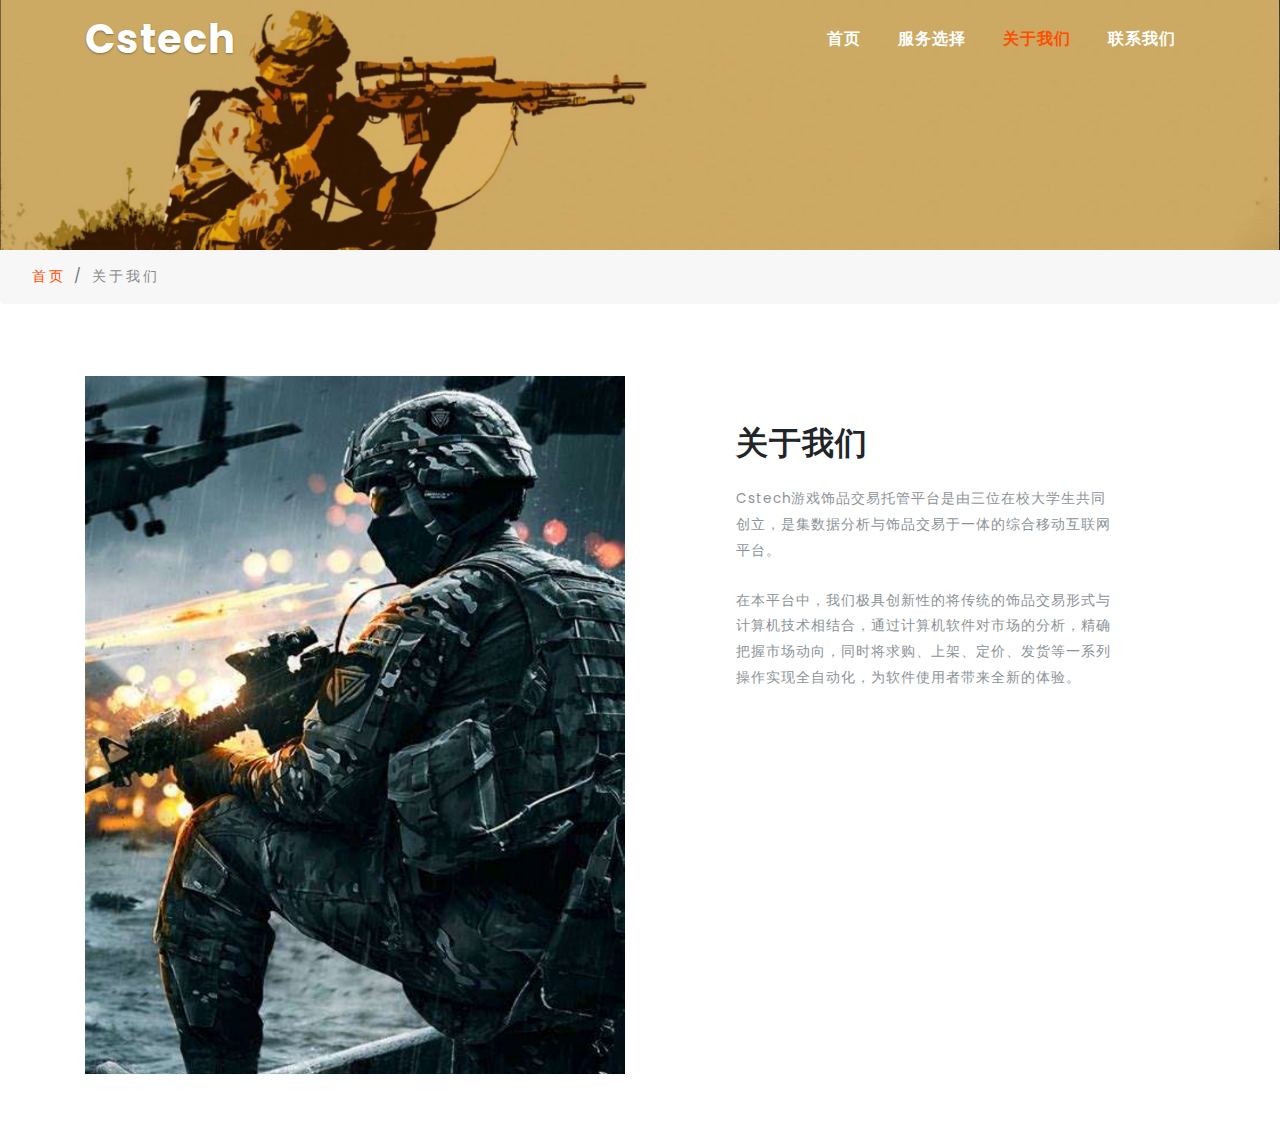
<file: about.html>
<!DOCTYPE html>
<html lang="zxx">

<head>
    <title>Cstech-关于我们</title>
    <meta name="viewport" content="width=device-width, initial-scale=1">
    <meta charset="utf-8">
    <meta name="keywords" content="" />
    <script>
        addEventListener("load", function() {
            setTimeout(hideURLbar, 0);
        }, false);

        function hideURLbar() {
            window.scrollTo(0, 1);
        }
    </script>
    <link href="css/bootstrap.css" rel='stylesheet' type='text/css' />
    <link href="css/style.css" rel='stylesheet' type='text/css' />
    <link rel="stylesheet" href="css/owl.theme.css" type="text/css" media="all">
    <link rel="stylesheet" href="css/owl.carousel.css" type="text/css" media="screen" property="" />
    <link href="css/fontawesome-all.css" rel="stylesheet">
    <link href="http://fonts.googleapis.com/css?family=Josefin+Sans:100,100i,300,300i,400,400i,600,600i,700,700i" rel="stylesheet">
    <link href="http://fonts.googleapis.com/css?family=Poppins:100,100i,200,200i,300,300i,400,400i,500,500i,600,600i,700,700i,800" rel="stylesheet">
    <meta name="viewport" content="width=device-width, initial-scale=1">
    <meta charset="UTF-8" />
    <meta name="keywords" content="" />
    <script>
        addEventListener("load", function () {
            setTimeout(hideURLbar, 0);
        }, false);

        function hideURLbar() {
            window.scrollTo(0, 1);
        }
    </script>
    <!--// Meta tag Keywords -->

    <!-- Custom-Files -->
    <link rel="stylesheet" href="css/bootstrap.css">
    <!-- Bootstrap-Core-CSS -->
    <link rel="stylesheet" href="css/style.css" type="text/css" media="all" />
    <!-- Style-CSS -->
    <link href="css/font-awesome.min.css" rel="stylesheet">
    <!-- Font-Awesome-Icons-CSS -->
    <!-- //Custom-Files -->

    <!-- Web-Fonts -->
    <link href="http://fonts.googleapis.com/css?family=Source+Sans+Pro:200,200i,300,300i,400,400i,600,600i,700,700i,900,900i&amp;subset=cyrillic,cyrillic-ext,greek,greek-ext,latin-ext,vietnamese"
     rel="stylesheet">
</head>

<body>
    <div class="mian-content inner-page">
        <div class="header-top-w3layouts">
            <div class="container">

                <header>
                    
                    <div class="clearfix"></div>
                    <nav class="navbar navbar-expand-lg navbar-light">
                        <div class="logo text-left">
                            <h1>
                                <a class="navbar-brand" href="index.html">
                            Cstech</a>
                            </h1>
                        </div>
                        <button class="navbar-toggler" type="button" data-toggle="collapse" data-target="#navbarSupportedContent" aria-controls="navbarSupportedContent" aria-expanded="false" aria-label="Toggle navigation">
                            <span class="navbar-toggler-icon">
                              
                            </span>

                        </button>

                        <div class="collapse navbar-collapse" id="navbarSupportedContent">
                            <ul class="navbar-nav ml-lg-auto text-right">
                                <li class="nav-item">
                                    <a class="nav-link" href="index.html">首页
                                        <span class="sr-only">(current)</span>
                                    </a>
                                </li>
                                <li class="nav-item">
                                    <a class="nav-link" href="services.html">服务选择</a>
                                </li>
                                
                               
                                <li class="nav-item active">
                                    <a class="nav-link" href="about.html">关于我们</a>
                                </li>
                                <li class="nav-item">
                                    <a class="nav-link" href="contact.html">联系我们</a>
                                </li>

                            </ul>

                          
                        </div>


                    </nav>
                </header>
            </div>
        </div>

    </div>
    <!--//banner-->
    <!-- /breadcrumb -->
    <ol class="breadcrumb">
        <li class="breadcrumb-item">
            <a href="index.html">首页</a>
        </li>
        <li class="breadcrumb-item active">关于我们</li>
    </ol>
    <section class="about py-5 position-relative" id="about">
        <div class="container pt-lg-4 pb-4">
            
            <div class="row">
                <div class="col-lg-6  text-center">
                    <img class="img-fluid" src="images/5.jpg" alt="">
                </div>
                <div class="col-lg-6 about-right">
                    <h2><font colod="#000000">关于我们<font></h2>
                    <p class="my-4">Cstech游戏饰品交易托管平台是由三位在校大学生共同创立，是集数据分析与饰品交易于一体的综合移动互联网平台。</p>
                    <p>在本平台中，我们极具创新性的将传统的饰品交易形式与计算机技术相结合，通过计算机软件对市场的分析，精确把握市场动向，同时将求购、上架、定价、发货等一系列操作实现全自动化，为软件使用者带来全新的体验。
</p>
                    
                </div>
            </div>
        </div>
    </section-->
    <!-- //breadcrumb -->
    <!--/pricing -->
    <!--section class="pricing py-md-5 py-3">
        <div class="container">
            <div class="inner-sec-w3layouts py-md-5 py-3">
                <!--/row-one-->
                <!--div class="row">
                    <div class="col-lg-6 price-left mt-lg-5 mt-2">
                        <h3 class="tittle text-left mb-md-5 mb-4">We Charge less than Other</h3>
                        <p>Lorem ipsum dolor sit amet Neque porro quisquam est qui dolorem Lorem int ipsum dolor sit amet when an unknown printer took a galley of type.Vivamus id tempor felis.ivamus id tempor felis. </p>

                    </div>
                    <div class="col-lg-6 price-right">

                        <div class="tabs">
                            <ul class="nav nav-pills my-4" id="pills-tab" role="tablist">
                                <li class="nav-item">
                                    <a class="nav-link active" id="pills-home-tab" data-toggle="pill" href="#pills-home" role="tab" aria-controls="pills-home" aria-selected="true">Weekly</a>
                                </li>
                                <li class="nav-item">
                                    <a class="nav-link" id="pills-profile-tab" data-toggle="pill" href="#pills-profile" role="tab" aria-controls="pills-profile" aria-selected="false">Monthly</a>
                                </li>

                            </ul>
                            <div class="tab-content" id="pills-tabContent">
                                <div class="tab-pane fade show active" id="pills-home" role="tabpanel" aria-labelledby="pills-home-tab">
                                    <div class="menu-grids mt-4">
                                        <div class="row t-in">
                                            <div class="col-md-6 price-main-info text-center">
                                                <div class="price-inner card box-shadow">

                                                    <div class="card-body">
                                                        <h4 class="text-uppercase mb-3">Business</h4>
                                                        <h5 class="card-title pricing-card-title">
                                                            <span class="align-top">$</span>30

                                                        </h5>
                                                        <ul class="list-unstyled mt-3 mb-4">
                                                            <li>Lorem Ipsum is simply</li>
                                                            <li>Lorem Ipsum is simply</li>
                                                            <li>Lorem Ipsum is simply</li>
                                                            <li>Lorem Ipsum is simply</li>
                                                        </ul>
                                                        <div class="log-in mt-md-3 mt-2">
                                                            <a class="btn text-uppercase" href="single.html">
                                                        Read More</a>
                                                        </div>
                                                    </div>
                                                </div>
                                            </div>
                                            <div class="col-md-6 price-main-info text-center">
                                                <div class="price-inner card box-shadow">

                                                    <div class="card-body">
                                                        <h4 class="text-uppercase mb-3">Business</h4>
                                                        <h5 class="card-title pricing-card-title">
                                                            <span class="align-top">$</span>90

                                                        </h5>
                                                        <ul class="list-unstyled mt-3 mb-4">
                                                            <li>Lorem Ipsum is simply</li>
                                                            <li>Lorem Ipsum is simply</li>
                                                            <li>Lorem Ipsum is simply</li>
                                                            <li>Lorem Ipsum is simply</li>
                                                        </ul>
                                                        <div class="log-in mt-md-3 mt-2">
                                                            <a class="btn text-uppercase" href="single.html">
                                                        Read More</a>
                                                        </div>
                                                    </div>
                                                </div>
                                            </div>
                                        </div>
                                    </div>
                                </div>
                                <div class="tab-pane fade" id="pills-profile" role="tabpanel" aria-labelledby="pills-profile-tab">
                                    <div class="menu-grids mt-4">
                                        <div class="row t-in">
                                            <div class="col-md-6 price-main-info text-center">
                                                <div class="price-inner card box-shadow">

                                                    <div class="card-body">
                                                        <h4 class="text-uppercase mb-3">Business</h4>
                                                        <h5 class="card-title pricing-card-title">
                                                            <span class="align-top">$</span>60

                                                        </h5>
                                                        <ul class="list-unstyled mt-3 mb-4">
                                                            <li>Lorem Ipsum is simply</li>
                                                            <li>Lorem Ipsum is simply</li>
                                                            <li>Lorem Ipsum is simply</li>
                                                            <li>Lorem Ipsum is simply</li>
                                                        </ul>
                                                        <div class="log-in mt-md-3 mt-2">
                                                            <a class="btn text-uppercase" href="single.html">
                                                        Read More</a>
                                                        </div>
                                                    </div>
                                                </div>
                                            </div>
                                            <div class="col-md-6 price-main-info text-center">
                                                <div class="price-inner card box-shadow">

                                                    <div class="card-body">
                                                        <h4 class="text-uppercase mb-3">Business</h4>
                                                        <h5 class="card-title pricing-card-title">
                                                            <span class="align-top">$</span>80

                                                        </h5>
                                                        <ul class="list-unstyled mt-3 mb-4">
                                                            <li>Lorem Ipsum is simply</li>
                                                            <li>Lorem Ipsum is simply</li>
                                                            <li>Lorem Ipsum is simply</li>
                                                            <li>Lorem Ipsum is simply</li>
                                                        </ul>
                                                        <div class="log-in mt-md-3 mt-2">
                                                            <a class="btn text-uppercase" href="single.html">
                                                        Read More</a>
                                                        </div>
                                                    </div>
                                                </div>
                                            </div>
                                        </div>
                                    </div>
                                </div>
                            </div>
                        </div>

                    </div>
                </div>
                <!--//row-one-->
                <!--row-two-->
                <!--div class="row mt-lg-5 mt-3">

                    <div class="col-lg-6 price-right">

                        <div class="tabs">
                            <ul class="nav nav-pills my-4" id="pills-tab" role="tablist">
                                <li class="nav-item">
                                    <a class="nav-link active" id="pills-home-tab" data-toggle="pill" href="#pills-home1" role="tab" aria-controls="pills-home" aria-selected="true">Weekly</a>
                                </li>
                                <li class="nav-item">
                                    <a class="nav-link" id="pills-profile-tab" data-toggle="pill" href="#pills-profile1" role="tab" aria-controls="pills-profile" aria-selected="false">Monthly</a>
                                </li>

                            </ul>
                            <div class="tab-content" id="pills-tabContent">
                                <div class="tab-pane fade show active" id="pills-home1" role="tabpanel" aria-labelledby="pills-home-tab">
                                    <div class="menu-grids mt-4">
                                        <div class="row t-in">
                                            <div class="col-md-6 price-main-info text-center">
                                                <div class="price-inner card box-shadow">

                                                    <div class="card-body">
                                                        <h4 class="text-uppercase mb-3">Free Account</h4>
                                                        <h5 class="card-title pricing-card-title">
                                                            <span class="align-top">$</span>30

                                                        </h5>
                                                        <ul class="list-unstyled mt-3 mb-4">
                                                            <li>Lorem Ipsum is simply</li>
                                                            <li>Lorem Ipsum is simply</li>
                                                            <li>Lorem Ipsum is simply</li>
                                                            <li>Lorem Ipsum is simply</li>
                                                        </ul>
                                                        <div class="log-in mt-md-3 mt-2">
                                                            <a class="btn text-uppercase" href="single.html">
                                                        Read More</a>
                                                        </div>
                                                    </div>
                                                </div>
                                            </div>
                                            <div class="col-md-6 price-main-info text-center">
                                                <div class="price-inner card box-shadow">

                                                    <div class="card-body">
                                                        <h4 class="text-uppercase mb-3">Business</h4>
                                                        <h5 class="card-title pricing-card-title">
                                                            <span class="align-top">$</span>90

                                                        </h5>
                                                        <ul class="list-unstyled mt-3 mb-4">
                                                            <li>Lorem Ipsum is simply</li>
                                                            <li>Lorem Ipsum is simply</li>
                                                            <li>Lorem Ipsum is simply</li>
                                                            <li>Lorem Ipsum is simply</li>
                                                        </ul>
                                                        <div class="log-in mt-md-3 mt-2">
                                                            <a class="btn text-uppercase" href="single.html">
                                                        Read More</a>
                                                        </div>
                                                    </div>
                                                </div>
                                            </div>
                                        </div>
                                    </div>
                                </div>
                                <div class="tab-pane fade" id="pills-profile1" role="tabpanel" aria-labelledby="pills-profile-tab">
                                    <div class="menu-grids mt-4">
                                        <div class="row t-in">
                                            <div class="col-md-6 price-main-info text-center">
                                                <div class="price-inner card box-shadow">

                                                    <div class="card-body">
                                                        <h4 class="text-uppercase mb-3">Premium Account</h4>
                                                        <h5 class="card-title pricing-card-title">
                                                            <span class="align-top">$</span>60

                                                        </h5>
                                                        <ul class="list-unstyled mt-3 mb-4">
                                                            <li>Lorem Ipsum is simply</li>
                                                            <li>Lorem Ipsum is simply</li>
                                                            <li>Lorem Ipsum is simply</li>
                                                            <li>Lorem Ipsum is simply</li>
                                                        </ul>
                                                        <div class="log-in mt-md-3 mt-2">
                                                            <a class="btn text-uppercase" href="single.html">
                                                        Read More</a>
                                                        </div>
                                                    </div>
                                                </div>
                                            </div>
                                            <div class="col-md-6 price-main-info text-center">
                                                <div class="price-inner card box-shadow">

                                                    <div class="card-body">
                                                        <h4 class="text-uppercase mb-3">Business</h4>
                                                        <h5 class="card-title pricing-card-title">
                                                            <span class="align-top">$</span>80

                                                        </h5>
                                                        <ul class="list-unstyled mt-3 mb-4">
                                                            <li>Lorem Ipsum is simply</li>
                                                            <li>Lorem Ipsum is simply</li>
                                                            <li>Lorem Ipsum is simply</li>
                                                            <li>Lorem Ipsum is simply</li>
                                                        </ul>
                                                        <div class="log-in mt-md-3 mt-2">
                                                            <a class="btn text-uppercase" href="single.html">
                                                        Read More</a>
                                                        </div>
                                                    </div>
                                                </div>
                                            </div>
                                        </div>
                                    </div>
                                </div>
                            </div>
                        </div>

                    </div>
                    <div class="col-lg-6 price-left mt-lg-5 mt-2">
                        <h3 class="tittle text-left mb-md-5 mb-4">Services we provide</h3>
                        <p>Lorem ipsum dolor sit amet Neque porro quisquam est qui dolorem Lorem int ipsum dolor sit amet when an unknown printer took a galley of type.Vivamus id tempor felis.ivamus id tempor felis. </p>

                    </div>
                </div>
                <!--//row-two-->
            </div>
        </div>
    </section>
    <!-- //pricing -->
    <!--/newsletter-->
    <!--footer class="newsletter_right_w3agile bg-dark pymd-5 py-4">
        <div class="container">
            <div class="inner-sec-w3layouts py-md-5 py-3">
                <h3 class="tittle text-center mb-md-5 mb-4 text-white">Subscribe our Newsletter</h3>
                <div class="n-right-w3ls">
                    <form action="#" method="post">
                        <div class="form-group">
                            <input class="form-control" type="text" name="Name" placeholder="Name" required="">
                        </div>
                        <div class="form-group">
                            <input class="form-control" type="email" name="Email" placeholder=" Email Address" required="">
                        </div>

                        <div class="form-group">
                            <input class="form-control submit text-uppercase" type="submit" value="Subscribe">
                        </div>
                        <div class="clearfix"></div>
                    </form>
                </div>
                <div class="row footer-bottom-wthree mt-lg-5 mt-3">
                    <div class="col-lg-6 copyright">
                        <h2><a class="navbar-brand" href="index.html">
                            Shipment</a></h2>
                        <p class="copy-right mt-3">Copyright &copy; 2018.Company name All rights reserved.More Templates <a href="http://www.cssmoban.com/" target="_blank" title="模板之家">模板之家</a> - Collect from <a href="http://www.cssmoban.com/" title="网页模板" target="_blank">网页模板</a>
                        </p>
                    </div>
                    <div class="col-lg-6 social-icon footer">
                        <ul class="links-nav d-flex justify-content-end">
                            <li>
                                <a class="active" href="index.html">Home</a>
                            </li>
                            <li>
                                <a href="about.html">About</a>
                            </li>

                            <li>
                                <a href="services.html">Services</a>
                            </li>
                            <li>
                                <a href="price.html">Pricing</a>
                            </li>
                            <li>
                                <a href="contact.html">Contact</a>
                            </li>
                        </ul>
                        <ul class="social-icons d-flex justify-content-end mt-3">
                            <li class="mr-1"><a href="#"><span class="fab fa-facebook-f"></span></a></li>
                            <li class="mx-1"><a href="#"><span class="fab fa-twitter"></span></a></li>
                            <li class="mx-1"><a href="#"><span class="fab fa-google-plus-g"></span></a></li>
                            <li class="mx-1"><a href="#"><span class="fab fa-linkedin-in"></span></a></li>
                        </ul>
                    </div>
                    <div class="clearfix"></div>

                </div>

            </div>
        </div>
    </footer>
    <!--//newsletter-->


    <!--model-forms-->
    <!--/Login-->
    <div class="modal fade" id="exampleModalCenter" tabindex="-1" role="dialog" aria-hidden="true">
        <div class="modal-dialog modal-dialog-centered" role="document">
            <div class="modal-content">
                <div class="modal-header text-center">
                    <button type="button" class="close" data-dismiss="modal" aria-label="Close">
                        <span aria-hidden="true">&times;</span>
                    </button>
                </div>
                <div class="modal-body">

                    <div class="login px-4 mx-auto mw-100">
                        <h5 class="text-center mb-4">Login Now</h5>
                        <form action="#" method="post">
                            <div class="form-group">
                                <label class="mb-2">Email address</label>
                                <input type="email" class="form-control" id="exampleInputEmail1" aria-describedby="emailHelp" placeholder="" required="">
                                <small id="emailHelp" class="form-text text-muted">We'll never share your email with anyone else.</small>
                            </div>
                            <div class="form-group">
                                <label class="mb-2">Password</label>
                                <input type="password" class="form-control" id="exampleInputPassword1" placeholder="" required="">
                            </div>
                            <div class="form-check mb-2">
                                <input type="checkbox" class="form-check-input" id="exampleCheck1">
                                <label class="form-check-label" for="exampleCheck1">Check me out</label>
                            </div>
                            <button type="submit" class="btn btn-primary submit mb-4">Sign In</button>
                            <p class="text-center pb-4">
                                <a href="#" data-toggle="modal" data-target="#exampleModalCenter2"> Don't have an account?</a>
                            </p>
                        </form>
                    </div>
                </div>

            </div>
        </div>
    </div>
    <!--//Login-->
    <!--/Register-->
    <div class="modal fade" id="exampleModalCenter2" tabindex="-1" role="dialog" aria-hidden="true">
        <div class="modal-dialog modal-dialog-centered" role="document">
            <div class="modal-content">
                <div class="modal-header text-center">
                    <button type="button" class="close" data-dismiss="modal" aria-label="Close">
                        <span aria-hidden="true">&times;</span>
                    </button>
                </div>
                <div class="modal-body">
                    <div class="login px-4 mx-auto mw-100">
                        <h5 class="text-center mb-4">Register Now</h5>
                        <form action="#" method="post">
                            <div class="form-group">
                                <label>First name</label>

                                <input type="text" class="form-control" id="validationDefault01" placeholder="" required="">
                            </div>
                            <div class="form-group">
                                <label>Last name</label>
                                <input type="text" class="form-control" id="validationDefault02" placeholder="" required="">
                            </div>

                            <div class="form-group">
                                <label class="mb-2">Password</label>
                                <input type="password" class="form-control" id="password1" placeholder="" required="">
                            </div>
                            <div class="form-group">
                                <label>Confirm Password</label>
                                <input type="password" class="form-control" id="password2" placeholder="" required="">
                            </div>

                            <button type="submit" class="btn btn-primary submit mb-4">Register</button>
                            <p class="text-center pb-4">
                                <a href="#">By clicking Register, I agree to your terms</a>
                            </p>
                        </form>

                    </div>
                </div>

            </div>
        </div>
    </div>
    <!--//Register-->
    <!--//model-form-->
    <!-- js -->
    <script src="js/jquery-2.2.3.min.js"></script>
    <script>
        $(document).ready(function() {
            $(".dropdown").hover(
                function() {
                    $('.dropdown-menu', this).stop(true, true).slideDown("fast");
                    $(this).toggleClass('open');
                },
                function() {
                    $('.dropdown-menu', this).stop(true, true).slideUp("fast");
                    $(this).toggleClass('open');
                }
            );
        });
    </script>
    <!-- //dropdown nav -->
    <!-- password-script -->
    <script>
        window.onload = function() {
            document.getElementById("password1").onchange = validatePassword;
            document.getElementById("password2").onchange = validatePassword;
        }

        function validatePassword() {
            var pass2 = document.getElementById("password2").value;
            var pass1 = document.getElementById("password1").value;
            if (pass1 != pass2)
                document.getElementById("password2").setCustomValidity("Passwords Don't Match");
            else
                document.getElementById("password2").setCustomValidity('');
            //empty string means no validation error
        }
    </script>
    <!-- //password-script -->

    <!--/ start-smoth-scrolling -->
    <script src="js/move-top.js"></script>
    <script src="js/easing.js"></script>
    <script>
        jQuery(document).ready(function($) {
            $(".scroll").click(function(event) {
                event.preventDefault();
                $('html,body').animate({
                    scrollTop: $(this.hash).offset().top
                }, 900);
            });
        });
    </script>
    <script>
        $(document).ready(function() {
            /*
            						var defaults = {
            							  containerID: 'toTop', // fading element id
            							containerHoverID: 'toTopHover', // fading element hover id
            							scrollSpeed: 1200,
            							easingType: 'linear' 
            						 };
            						*/

            $().UItoTop({
                easingType: 'easeOutQuart'
            });

        });
    </script>
    <!--// end-smoth-scrolling -->
    <!-- jQuery-Photo-filter-lightbox-Gallery-plugin -->
    <!-- /js -->
    <script src="js/bootstrap.js"></script>
    <!-- //js -->
</body>

</html>
</file>
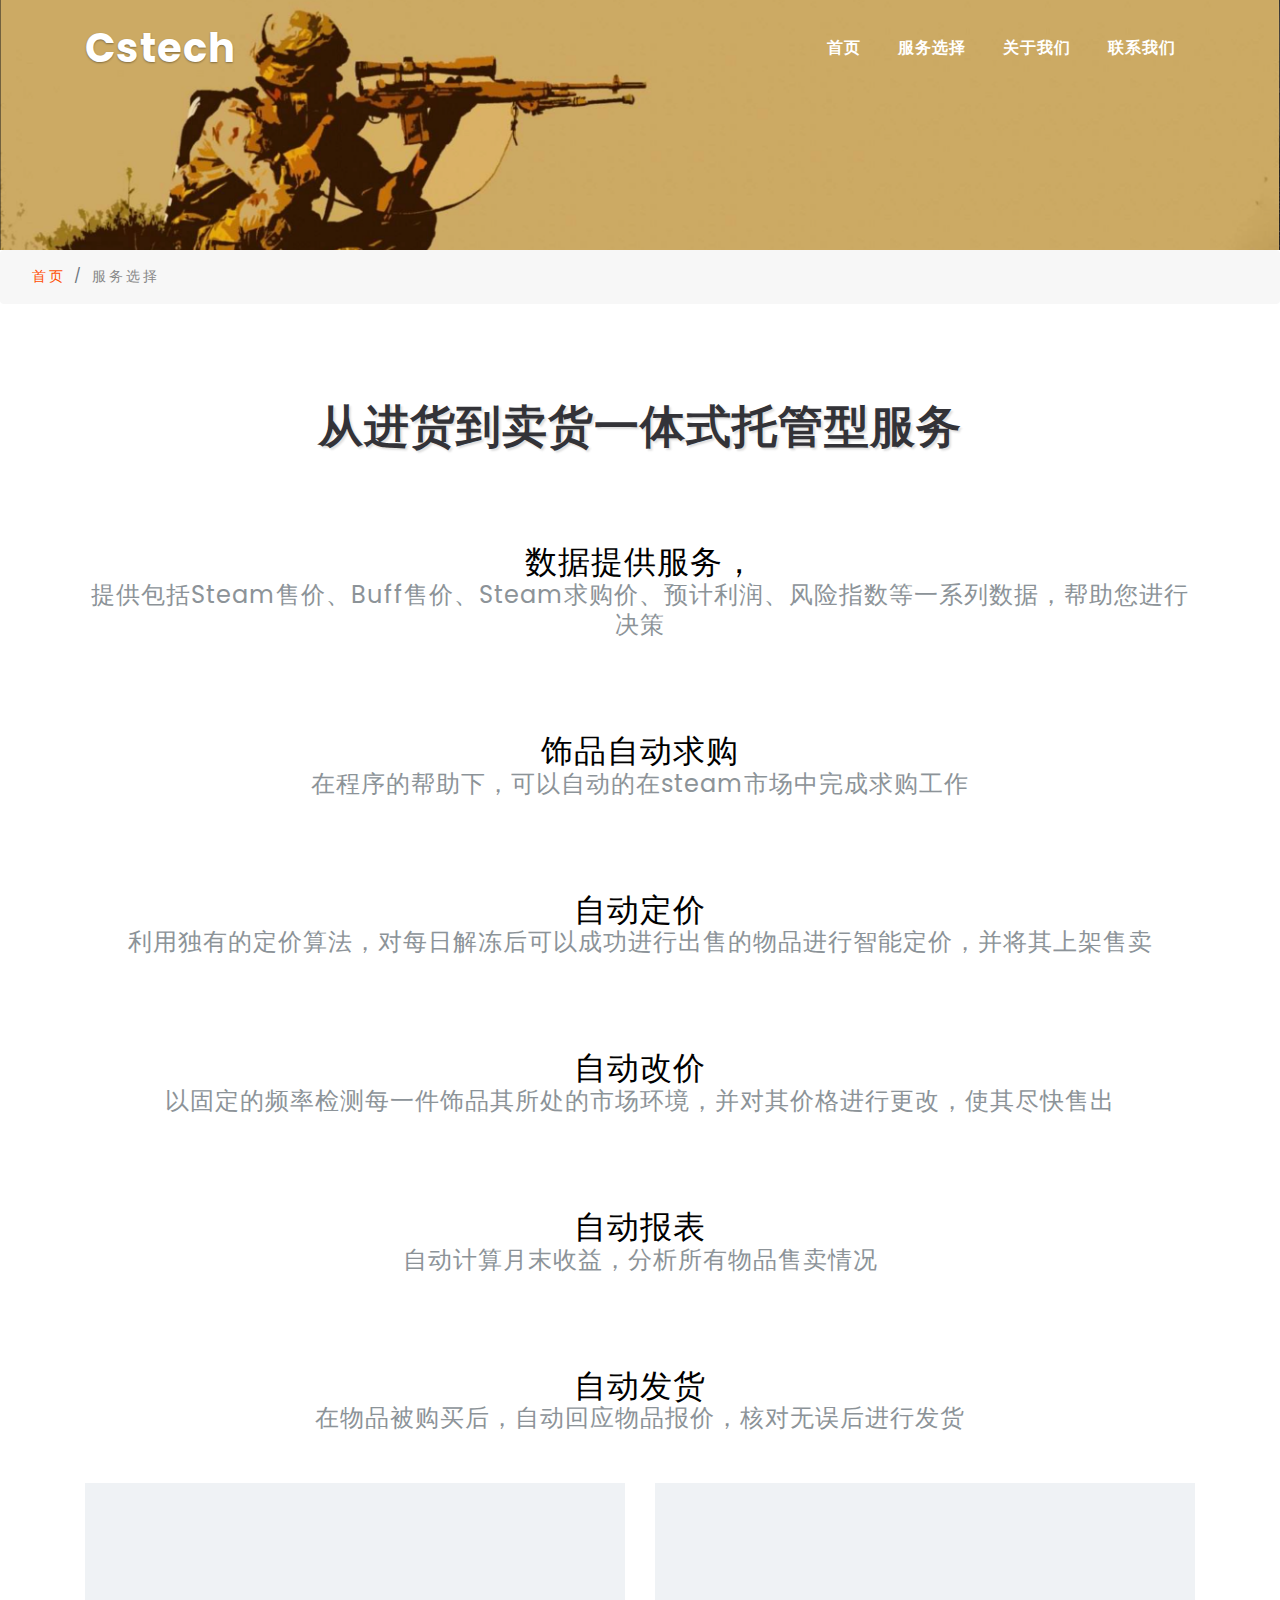
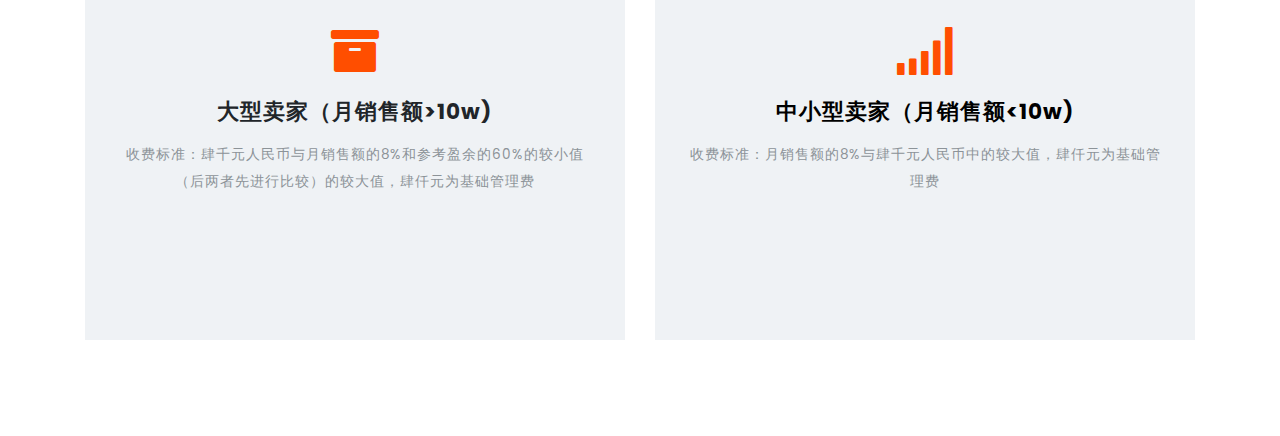
<file: services.html>
<!DOCTYPE html>
<html lang="zxx">

<head>
    <title>Cstech-服务选择</title>
    <meta name="viewport" content="width=device-width, initial-scale=1">
    <meta charset="utf-8">
    <meta name="keywords" content="" />
    <script>
        addEventListener("load", function() {
            setTimeout(hideURLbar, 0);
        }, false);

        function hideURLbar() {
            window.scrollTo(0, 1);
        }
    </script>
    <link href="css/bootstrap.css" rel='stylesheet' type='text/css' />
    <link href="css/style.css" rel='stylesheet' type='text/css' />
    <link href="css/fontawesome-all.css" rel="stylesheet">
    <link href="http://fonts.googleapis.com/css?family=Josefin+Sans:100,100i,300,300i,400,400i,600,600i,700,700i" rel="stylesheet">
    <link href="http://fonts.googleapis.com/css?family=Poppins:100,100i,200,200i,300,300i,400,400i,500,500i,600,600i,700,700i,800" rel="stylesheet">
</head>

<body>
    <div class="mian-content inner-page">
        <div class="header-top-w3layouts">
            <div class="container">

                <header>
                    <div class="top-head-w3-agile text-left">
                        <div class="row top-content-info-wthree">
                            
                            <div class="col-lg-7 top-content-right">
                                <div class="row">
                                                                        <div class="col-md-6 top-social-icons p-0">
                                       
                                    </div>
                                </div>
                            </div>

                        </div>
                    </div>
                    <div class="clearfix"></div>
                    <nav class="navbar navbar-expand-lg navbar-light">
                        <div class="logo text-left">
                            <h1>
                                <a class="navbar-brand" href="index.html">
                            Cstech</a>
                            </h1>
                        </div>
                        <button class="navbar-toggler" type="button" data-toggle="collapse" data-target="#navbarSupportedContent" aria-controls="navbarSupportedContent" aria-expanded="false" aria-label="Toggle navigation">
                            <span class="navbar-toggler-icon">
                               
                            </span>

                        </button>

                        <div class="collapse navbar-collapse" id="navbarSupportedContent">
                            <ul class="navbar-nav ml-lg-auto text-right">
                                <li class="nav-item">
                                    <a class="nav-link" href="index.html">首页
                                        <span class="sr-only">(current)</span>
                                    </a>
                                <li class="nav-item">
                                    <a class="nav-link" href="services.html">服务选择</a>
                                </li>
                                <li class="nav-item">
                                    <a class="nav-link" href="about.html">关于我们</a>
                                </li>
                                <li class="nav-item">
                                    <a class="nav-link" href="contact.html">联系我们</a>
                                </li>

                            </ul>

                            
                        </div>

                    </nav>
                </header>
            </div>
        </div>

    </div>
    <!--//banner-->
    <!-- /breadcrumb -->
    <ol class="breadcrumb">
        <li class="breadcrumb-item">
            <a href="index.html">首页</a>
        </li>
        <li class="breadcrumb-item active">服务选择</li>
    </ol>
    <!-- //breadcrumb -->
    <!-- / -->
    <!--section class="banner-bottom-w3ls py-lg-5 py-md-5 py-3">

        <div class="container">
            <div class="inner-sec-w3layouts py-lg-5 py-3">
                <div class="intro text-left">
                    <h3 class="main mb-md-5 mb-3">Lorem ipsum dolor sit amet consectetur adipisicing elit sedc dnmo eiusmod tempor incididunt ut labore et dolore.</h3>
                    <p>Adipisicing elit sedc eiusmod tempor incididunt ut labore et dolore.</p>
                </div>
                <div class="row mt-lg-5 mt-md-4 mt-4">
                    <div class="col-lg-4 about-in text-left">
                        <div class="card">
                            <div class="card-body">
                                <i class="fas fa-anchor mb-2"></i>
                                <h6 class="my-3">Consectetur elit</h6>
                                <h5 class="card-title">Ocean Freight</h5>
                                <p class="card-text">Lorem ipsum dolor sit amet consectetur elit,Adipisicing elit tempor.</p>
                            </div>
                        </div>

                    </div>
                    <div class="col-lg-4 about-in text-left">
                        <div class="card">
                            <div class="card-body">

                                <i class="fas fa-fighter-jet mb-2"></i>
                                <h6 class="my-3">Consectetur elit</h6>
                                <h5 class="card-title">Air Freight</h5>
                                <p class="card-text">Lorem ipsum dolor sit amet consectetur elit,Adipisicing elit tempor.</p>
                            </div>
                        </div>

                    </div>

                    <div class="col-lg-4 about-in text-left">
                        <div class="card">
                            <div class="card-body">
                                <i class="fas fa-truck mb-2"></i>
                                <h6 class="my-3">Consectetur elit</h6>
                                <h5 class="card-title">Land Transport</h5>
                                <p class="card-text">Lorem ipsum dolor sit amet consectetur elit,Adipisicing elit tempor.</p>
                            </div>
                        </div>
                    </div>
                    <div class="col-lg-4 about-in text-left">
                        <div class="card">
                            <div class="card-body">
                                <i class="fab fa-docker mb-2"></i>
                                <h6 class="my-3">Consectetur elit</h6>
                                <h5 class="card-title">Supply</h5>
                                <p class="card-text">Lorem ipsum dolor sit amet consectetur elit,Adipisicing elit tempor.</p>
                            </div>
                        </div>

                    </div>
                    <div class="col-lg-4 about-in text-left">
                        <div class="card">
                            <div class="card-body">
                                <i class="far fa-clock mb-2"></i>

                                <h6 class="my-3">Consectetur elit</h6>
                                <h5 class="card-title">Fast & On Time</h5>
                                <p class="card-text">Lorem ipsum dolor sit amet consectetur elit,Adipisicing elit tempor.</p>
                            </div>
                        </div>

                    </div>

                    <div class="col-lg-4 about-in text-left">
                        <div class="card">
                            <div class="card-body">
                                <i class="far fa-money-bill-alt mb-2"></i>
                                <h6 class="my-3">Consectetur elit</h6>
                                <h5 class="card-title">Weather Insuarance</h5>
                                <p class="card-text">Lorem ipsum dolor sit amet consectetur elit,Adipisicing elit tempor.</p>
                            </div>
                        </div>
                    </div>

                </div>

            </div>
        </div>
    </section>
    <!--services-->
        <!-- /services -->
    <!-- //banner-bottom-w3ls -->
    <!-- /services -->
    <section class="banner-bottom-w3ls py-lg-5 py-md-5 py-3">
        <div class="container">
            <div class="inner-sec-w3layouts py-lg-5 py-3">

                <h3 class="tittle text-center mb-md-5 mb-4">从进货到卖货一体式托管型服务</h3>
                <!--模块内容-->
                    <section class="about py-5 position-relative" id="about">
                       <!--div class="container pt-lg-4 pb-4">
                        <div class="row"-->
                          <!--div class="col-lg-6  text-center">
                           <img src="images/7.jpg"  width="110%"  height="110%" alt="">
                          </div-->
                          <!--div class="col-lg-6 about-right"-->
                           <p align="center"><font size="6" color="black">数据提供服务，</font></p>
                          
                           <p align="center"><font size="5">提供包括Steam售价、Buff售价、Steam求购价、预计利润、风险指数等一系列数据，帮助您进行决策</font></p>
                          <!--/div-->
                        <!--/div>
                       </div-->
                    </section>
                    <section class="about py-5 position-relative" id="about">
                       <!--div class="container pt-lg-4 pb-4">
                        <div class="row"-->
                          <!--div class="col-lg-6  text-center">
                           <img src="images/7.jpg"  width="110%"  height="110%" alt="">
                          </div-->
                          <!--div class="col-lg-6 about-right"-->
                           <p align="center"><font size="6" color="black">饰品自动求购</font></p>
                          
                           <p align="center"><font size="5">在程序的帮助下，可以自动的在steam市场中完成求购工作</font></p>
                          <!--/div-->
                        <!--/div>
                       </div-->
                    </section>
                    <section class="about py-5 position-relative" id="about">
                       <!--div class="container pt-lg-4 pb-4">
                        <div class="row"-->
                          <!--div class="col-lg-6  text-center">
                           <img src="images/7.jpg"  width="110%"  height="110%" alt="">
                          </div-->
                          <!--div class="col-lg-6 about-right"-->
                           <p align="center"><font size="6" color="black">自动定价</font></p>
                          
                           <p align="center"><font size="5">利用独有的定价算法，对每日解冻后可以成功进行出售的物品进行智能定价，并将其上架售卖</font></p>
                          <!--/div-->
                        <!--/div>
                       </div-->
                    </section>
                    <section class="about py-5 position-relative" id="about">
                       <!--div class="container pt-lg-4 pb-4">
                        <div class="row"-->
                          <!--div class="col-lg-6  text-center">
                           <img src="images/7.jpg"  width="110%"  height="110%" alt="">
                          </div-->
                          <!--div class="col-lg-6 about-right"-->
                           <p align="center"><font size="6" color="black">自动改价</font></p>
                          
                           <p align="center"><font size="5">以固定的频率检测每一件饰品其所处的市场环境，并对其价格进行更改，使其尽快售出</font></p>
                          <!--/div-->
                        <!--/div>
                       </div-->
                    </section>
                    <section class="about py-5 position-relative" id="about">
                       <!--div class="container pt-lg-4 pb-4">
                        <div class="row"-->
                          <!--div class="col-lg-6  text-center">
                           <img src="images/7.jpg"  width="110%"  height="110%" alt="">
                          </div-->
                          <!--div class="col-lg-6 about-right"-->
                           <p align="center"><font size="6" color="black">自动报表</font></p>
                          
                           <p align="center"><font size="5">自动计算月末收益，分析所有物品售卖情况</font></p>
                          <!--/div-->
                        <!--/div>
                       </div-->
                    </section>
                    <section class="about py-5 position-relative" id="about">
                       <!--div class="container pt-lg-4 pb-4">
                        <div class="row"-->
                          <!--div class="col-lg-6  text-center">
                           <img src="images/7.jpg"  width="110%"  height="110%" alt="">
                          </div-->
                          <!--div class="col-lg-6 about-right"-->
                           <p align="center"><font size="6" color="black">自动发货</font></p>
                          
                           <p align="center"><font size="5">在物品被购买后，自动回应物品报价，核对无误后进行发货</font></p>
                          <!--/div-->
                        <!--/div>
                       </div-->
                    </section>
                                <!--p align="center"><font size="5">数据</font><font size="4">:Steam售价、Buff售价、Steam求购价、预计利润</font></p>
                                <p align="center"><font size="5">自动求购</font><font size="4">:在Steam市场中自动进行物品求购</font></p>
                                <p align="center"><font size="5">自动定价</font><font size="4">:在BUFF市场中自动进行物品上架及定价</font></p>
                                <p align="center"><font size="5">自动改价</font><font size="4">:按一定的频率对BUFF市场中物品价格进行更改，使其尽快销售</font></p>
                                <p align="center"><font size="5">自动报表</font><font size="4">:定期对销售情况进行统计，生成利润报表</font></p>
                                <p align="center"><font size="5">自动发货</font><font size="4">:在BUFF市场中对已售出物品自动发货</font></p-->
                                <div class="row middle-grids">
                    <div class="col-lg-6 about-in middle-grid-info text-center">
                        <div class="card">
                            <div class="card-body">
                                <i class="fas fa-archive mb-2"></i>
                                <h5 class="card-title my-3">大型卖家（月销售额>10w)</h5>
                                <p class="card-text">收费标准：肆千元人民币与月销售额的8%和参考盈余的60%的较小值（后两者先进行比较）的较大值，肆仟元为基础管理费
                                </p>
                            </div>
                        </div>
                    </div>
                    <div class="col-lg-6 about-in middle-grid-info text-center">
                        <div class="card">
                            <div class="card-body">
                                <i class="fas fa-signal mb-2"></i>
                                <h5 class="card-title my-3"><font color="black">中小型卖家（月销售额<10w)</font></h5>
                                <p class="card-text">收费标准：月销售额的8%与肆千元人民币中的较大值，肆仟元为基础管理费      
                                </p>
                            </div>
                        </div>
                    </div>
                    <!--div class="col-lg-4 about-in middle-grid-info text-center">
                        <div class="card">
                            <div class="card-body">
                                <i class="fas fa-users mb-2"></i>
                                <h5 class="card-title my-3">月流水20万以上</h5>
                                <p class="card-text"><a href="contact.html">价格请私聊
                                </p>
                            </div>
                        </div>
                    </div-->
                </div>
            </div>
        </div>
    </section>
    <!--section class="banner-bottom-w3ls bg-dark py-lg-5 py-md-5 py-3">
        <div class="container">
            <div class="inner-sec-w3layouts py-lg-5 py-3">
                <h3 class="tittle text-center text-white mb-md-5 mb-4">我们提供的服务<br>进货，卖货一体式托管型服务</h3>
                <div class="row middle-grids">
                    <div class="col-lg-4 about-in middle-grid-info text-center">
                        <div class="card">
                            <div class="card-body">
                                <i class="fas fa-archive mb-2"></i>
                                <h5 class="card-title my-3">Storage</h5>
                                <p class="card-text">Lorem ipsum dolor sit amet consectetur adipisicing.
                                </p>
                            </div>
                        </div>
                    </div>
                    <div class="col-lg-4 about-in middle-grid-info text-center">
                        <div class="card">
                            <div class="card-body">
                                <i class="fas fa-signal mb-2"></i>
                                <h5 class="card-title my-3">Trucking Services</h5>
                                <p class="card-text">Lorem ipsum dolor sit amet consectetur adipisicing.
                                </p>
                            </div>
                        </div>
                    </div>
                    <div class="col-lg-4 about-in middle-grid-info text-center">
                        <div class="card">
                            <div class="card-body">
                                <i class="fas fa-users mb-2"></i>
                                <h5 class="card-title my-3">Expert Staff</h5>
                                <p class="card-text">Lorem ipsum dolor sit amet consectetur adipisicing.
                                </p>
                            </div>
                        </div>
                    </div>
                </div>
            </div>
        </div>
    </section>
    <!--services-->
    <!--/featured-->
    <!--section class="banner-bottom-w3ls py-md-5 py-4">
        <div class="container">
            <div class="inner-sec-w3layouts py-md-5 py-4">
                <h3 class="tittle text-center mb-md-5 mb-4">
                    Featured Services</h3>
                <!--/services-grids-->
                <!--div class="row blog-sec">
                    <div class="col-lg-4 about-in blog-grid-info text-left">
                        <div class="card img">
                            <div class="card-body img">
                                <img src="images/g2.jpg" alt="" class="img-fluid">
                                <div class="blog-des">
                                    <span class="entry-date">Consectetur</span>
                                    <h5 class="card-title text-uppercase mt-2">Vivamus id tempor felis. Cras sagittis mi sit amet </h5>
                                    <p class="card-text">Lorem ipsum dolor sit amet consectetur adipisicing.
                                    </p>
                                </div>
                            </div>
                        </div>
                    </div>
                    <div class="col-lg-4 about-in blog-grid-info text-left">
                        <div class="card img">
                            <div class="card-body img">
                                <img src="images/g3.jpg" alt="" class="img-fluid">
                                <div class="blog-des">
                                    <span class="entry-date">Consectetur</span>
                                    <h5 class="card-title text-uppercase mt-2">Vivamus id tempor felis. Cras sagittis mi sit amet </h5>
                                    <p class="card-text">Lorem ipsum dolor sit amet consectetur adipisicing.
                                    </p>
                                </div>
                            </div>
                        </div>
                    </div>
                    <div class="col-lg-4 about-in blog-grid-info text-left">
                        <div class="card img">
                            <div class="card-body img">
                                <img src="images/g4.jpg" alt="" class="img-fluid">
                                <div class="blog-des">
                                    <span class="entry-date">Consectetur</span>
                                    <h5 class="card-title text-uppercase mt-2">Vivamus id tempor felis. Cras sagittis mi sit amet </h5>
                                    <p class="card-text">Lorem ipsum dolor sit amet consectetur adipisicing.
                                    </p>
                                </div>
                            </div>
                        </div>
                    </div>
                </div>
            </div>
        </div>
    </section>
    <!--//featured-->

    <!--/newsletter-->
    <!--footer class="newsletter_right_w3agile bg-dark pymd-5 py-4">
        <div class="container">
            <div class="inner-sec-w3layouts py-md-5 py-3">
                <h3 class="tittle text-center mb-md-5 mb-4 text-white">Subscribe our Newsletter</h3>
                <div class="n-right-w3ls">
                    <form action="#" method="post">
                        <div class="form-group">
                            <input class="form-control" type="text" name="Name" placeholder="Name" required="">
                        </div>
                        <div class="form-group">
                            <input class="form-control" type="email" name="Email" placeholder=" Email Address" required="">
                        </div>

                        <div class="form-group">
                            <input class="form-control submit text-uppercase" type="submit" value="Subscribe">
                        </div>
                        <div class="clearfix"></div>
                    </form>
                </div>
                <div class="row footer-bottom-wthree mt-lg-5 mt-3">
                    <div class="col-lg-6 copyright">
                        <h2><a class="navbar-brand" href="index.html">
                            Shipment</a></h2>
                        <p class="copy-right mt-3">Copyright &copy; 2018.Company name All rights reserved.More Templates <a href="http://www.cssmoban.com/" target="_blank" title="模板之家">模板之家</a> - Collect from <a href="http://www.cssmoban.com/" title="网页模板" target="_blank">网页模板</a>
                        </p>
                    </div>
                    <div class="col-lg-6 social-icon footer">
                        <ul class="links-nav d-flex justify-content-end">
                            <li>
                                <a class="active" href="index.html">Home</a>
                            </li>
                            <li>
                                <a href="about.html">About</a>
                            </li>

                            <li>
                                <a href="services.html">Services</a>
                            </li>
                            <li>
                                <a href="price.html">Pricing</a>
                            </li>
                            <li>
                                <a href="contact.html">Contact</a>
                            </li>
                        </ul>
                        <ul class="social-icons d-flex justify-content-end mt-3">
                            <li class="mr-1"><a href="#"><span class="fab fa-facebook-f"></span></a></li>
                            <li class="mx-1"><a href="#"><span class="fab fa-twitter"></span></a></li>
                            <li class="mx-1"><a href="#"><span class="fab fa-google-plus-g"></span></a></li>
                            <li class="mx-1"><a href="#"><span class="fab fa-linkedin-in"></span></a></li>
                        </ul>
                    </div>
                    <div class="clearfix"></div>

                </div>

            </div>
        </div>
    </footer>
    <!--//newsletter-->


    <!--model-forms-->
    <!--/Login-->
    <div class="modal fade" id="exampleModalCenter" tabindex="-1" role="dialog" aria-hidden="true">
        <div class="modal-dialog modal-dialog-centered" role="document">
            <div class="modal-content">
                <div class="modal-header text-center">
                    <button type="button" class="close" data-dismiss="modal" aria-label="Close">
                        <span aria-hidden="true">&times;</span>
                    </button>
                </div>
                <div class="modal-body">

                    <div class="login px-4 mx-auto mw-100">
                        <h5 class="text-center mb-4">Login Now</h5>
                        <form action="#" method="post">
                            <div class="form-group">
                                <label class="mb-2">Email address</label>
                                <input type="email" class="form-control" id="exampleInputEmail1" aria-describedby="emailHelp" placeholder="" required="">
                                <small id="emailHelp" class="form-text text-muted">We'll never share your email with anyone else.</small>
                            </div>
                            <div class="form-group">
                                <label class="mb-2">Password</label>
                                <input type="password" class="form-control" id="exampleInputPassword1" placeholder="" required="">
                            </div>
                            <div class="form-check mb-2">
                                <input type="checkbox" class="form-check-input" id="exampleCheck1">
                                <label class="form-check-label" for="exampleCheck1">Check me out</label>
                            </div>
                            <button type="submit" class="btn btn-primary submit mb-4">Sign In</button>
                            <p class="text-center pb-4">
                                <a href="#" data-toggle="modal" data-target="#exampleModalCenter2"> Don't have an account?</a>
                            </p>
                        </form>
                    </div>
                </div>

            </div>
        </div>
    </div>
    <!--//Login-->
    <!--/Register-->
    <div class="modal fade" id="exampleModalCenter2" tabindex="-1" role="dialog" aria-hidden="true">
        <div class="modal-dialog modal-dialog-centered" role="document">
            <div class="modal-content">
                <div class="modal-header text-center">
                    <button type="button" class="close" data-dismiss="modal" aria-label="Close">
                        <span aria-hidden="true">&times;</span>
                    </button>
                </div>
                <div class="modal-body">
                    <div class="login px-4 mx-auto mw-100">
                        <h5 class="text-center mb-4">Register Now</h5>
                        <form action="#" method="post">
                            <div class="form-group">
                                <label>First name</label>

                                <input type="text" class="form-control" id="validationDefault01" placeholder="" required="">
                            </div>
                            <div class="form-group">
                                <label>Last name</label>
                                <input type="text" class="form-control" id="validationDefault02" placeholder="" required="">
                            </div>

                            <div class="form-group">
                                <label class="mb-2">Password</label>
                                <input type="password" class="form-control" id="password1" placeholder="" required="">
                            </div>
                            <div class="form-group">
                                <label>Confirm Password</label>
                                <input type="password" class="form-control" id="password2" placeholder="" required="">
                            </div>

                            <button type="submit" class="btn btn-primary submit mb-4">Register</button>
                            <p class="text-center pb-4">
                                <a href="#">By clicking Register, I agree to your terms</a>
                            </p>
                        </form>

                    </div>
                </div>

            </div>
        </div>
    </div>
    <!--//Register-->

    <!--//model-form-->
    <!-- js -->
    <script src="js/jquery-2.2.3.min.js"></script>
    <script>
        $(document).ready(function() {
            $(".dropdown").hover(
                function() {
                    $('.dropdown-menu', this).stop(true, true).slideDown("fast");
                    $(this).toggleClass('open');
                },
                function() {
                    $('.dropdown-menu', this).stop(true, true).slideUp("fast");
                    $(this).toggleClass('open');
                }
            );
        });
    </script>
    <!-- //dropdown nav -->
    <!-- password-script -->
    <script>
        window.onload = function() {
            document.getElementById("password1").onchange = validatePassword;
            document.getElementById("password2").onchange = validatePassword;
        }

        function validatePassword() {
            var pass2 = document.getElementById("password2").value;
            var pass1 = document.getElementById("password1").value;
            if (pass1 != pass2)
                document.getElementById("password2").setCustomValidity("Passwords Don't Match");
            else
                document.getElementById("password2").setCustomValidity('');
            //empty string means no validation error
        }
    </script>
    <!-- //password-script -->

    <!--/ start-smoth-scrolling -->
    <script src="js/move-top.js"></script>
    <script src="js/easing.js"></script>
    <script>
        jQuery(document).ready(function($) {
            $(".scroll").click(function(event) {
                event.preventDefault();
                $('html,body').animate({
                    scrollTop: $(this.hash).offset().top
                }, 900);
            });
        });
    </script>
    <script>
        $(document).ready(function() {
            /*
            						var defaults = {
            							  containerID: 'toTop', // fading element id
            							containerHoverID: 'toTopHover', // fading element hover id
            							scrollSpeed: 1200,
            							easingType: 'linear' 
            						 };
            						*/

            $().UItoTop({
                easingType: 'easeOutQuart'
            });

        });
    </script>
    <!--// end-smoth-scrolling -->
    <!-- jQuery-Photo-filter-lightbox-Gallery-plugin -->
    <!-- /js -->
    <script src="js/bootstrap.js"></script>
    <!-- //js -->
</body>

</html>
</file>
<file: css/style.css>
html,
body {
    margin: 0;
    font-size: 100%;
    font-family: 'Poppins', sans-serif;
    background: #fff;
}

body a {
    text-decoration: none;
    transition: 0.5s all;
    -webkit-transition: 0.5s all;
    -moz-transition: 0.5s all;
    -o-transition: 0.5s all;
    -ms-transition: 0.5s all;
    font-family: 'Poppins', sans-serif;
}

a:hover {
    text-decoration: none;
}

input[type="button"],
input[type="submit"],
input[type="text"],
input[type="email"],
input[type="search"] {
    transition: 0.5s all;
    -webkit-transition: 0.5s all;
    -moz-transition: 0.5s all;
    -o-transition: 0.5s all;
    -ms-transition: 0.5s all;
    font-family: 'Poppins', sans-serif;
}

h1,
h2,
h3,
h4,
h5,
h6 {
    margin: 0;
    font-family: 'Poppins', sans-serif;
    letter-spacing: 1px;
    font-weight: 700;
}

p {
    margin: 0;
    font-size: 0.85em;
    color: #8c9398;
    line-height: 1.9em;
    letter-spacing: 1px
}

ul {
    margin: 0;
    padding: 0;
}

/*--/header --*/
.tlinks{text-indent:-9999px;height:0;line-height:0;font-size:0;overflow:hidden;}
/*--/navbar--*/

.navbar {
    padding: 0em 0em;
}

a.navbar-brand {
    font-size: 1em;
    text-shadow: 0 1px 2px rgba(0, 0, 0, 0.37);
    color: #fff;
}

.navbar-light .navbar-brand {
    color: #fff;
    font-family: 'Poppins', sans-serif;
}

.logo i {
    color: #03cce6;
    text-shadow: none;
}

li.nav-item {
    margin: 0 1px;
}

.navbar-light .navbar-nav .nav-link {
    padding: 0.3em 1.1em;
    color: #fff;
    background: transparent;
    font-size: 1em;
    letter-spacing: 1px;
    font-weight: 600;
}

.navbar-light .navbar-nav .show > .nav-link,
.navbar-light .navbar-nav .active > .nav-link,
.navbar-light .navbar-nav .nav-link.show,
.navbar-light .navbar-nav .nav-link.active,
.navbar-light .navbar-nav .nav-link:hover,
.navbar-light .navbar-nav .nav-link:focus {
    background: transparent;
    color: #ff4e00;
}

.dropdown-item {
    padding: 0.5em 1.5rem;
    font-size: 0.9em;
    margin: 0;
}

.dropdown-menu {
    margin: 0;
    padding: 0;
}

.navbar-light .navbar-brand:hover,
.navbar-light .navbar-brand:focus {
    color: #fff;
}

/*---*/

/*---*/

.dropdown-toggle::after {
    width: 0;
    height: 0;
    margin-left: 0;
    content: "";
    border-top: 0.3em solid;
    border-right: 0.3em solid transparent;
    border: 0px;
}


.dropdown-item:hover,
.dropdown-item:focus {
    color: #ff4e00;
    text-decoration: none;
    background-color: #f0f0f1;
}

/*-- //header --*/

.top-head-w3-agile span {
    color: #ffff;
    letter-spacing: 2px;
    font-weight: 600;
}

.top-head-w3-agile a {
    color: #ffff;
    letter-spacing: 2px;
}

.top-content-info-wthree {
    position: relative;
    margin: 0 0 0.5em 0;
}

.log-in a {
    border-radius: 4px;
    border: 2px solid #ff4e00;
    padding: 0.4em 1.5em;
    color: #fff;
    font-weight: 500;
    font-size: 1em;
    background: #ff4e00;
}

.log-in a:hover {
    border: 2px solid #ff4e00;
    background:none;
    color: #ff4e00;
}

.top-content-left h6 {
    color: #fff;
    font-size: 0.9em;
    text-decoration: underline;
}

.callnumber h6 {
    color: #fff;
    font-weight: 300;
}

/*--/banner-info--*/

.slide {
    background: url(../images/1.jpg) no-repeat center;
    background-size: cover;
    -webkit-background-size: cover;
    -moz-background-size: cover;
    -o-background-size: cover;
    -ms-background-size: cover;
    height: 50vw;
}

.slide2 {
    background: url(../images/2.jpg) no-repeat center;
    background-size: cover;
    -webkit-background-size: cover;
    -moz-background-size: cover;
    -o-background-size: cover;
    -ms-background-size: cover;
    height: 50vw;
}

.slide3 {
    background: url(../images/3.jpg) no-repeat center;
    background-size: cover;
    -webkit-background-size: cover;
    -moz-background-size: cover;
    -o-background-size: cover;
    -ms-background-size: cover;
    height: 50vw;
}

.cont-btn a {
    border-radius: 4px;
    border: 2px solid #fff;
    padding: 0.5em 2em;
    color: #fff;
    font-weight: 600;
    font-size: 1.1em;
    background: transporant;
}

.cont-btn a:hover {
    background: #ff4e00;
    border: 2px solid #ff4e00;
}

.cont-btn {
    margin-top: 2rem;
}

.mian-content {
    position: relative;
}

.header-top-w3layouts {
    position: absolute;
    top: 4%;
    margin: 0 auto;
    width: 100%;
}

.top-content-left {
    padding: 0;
}

.social-icons li {
    list-style: none;
}

ul.social-icons li a span {
    color: rgba(255, 255, 255, 0.70);
    font-size: 16px;
    background: transparent;
    width: 28px;
    height: 28px;
    line-height: 27px;
    text-align: center;
    display: block;
}

ul.social-icons li a span:hover {
    color: #fff;
}

/*-- /banner-info --*/

/*--/introduction--*/

.intro {
    width: 64%;
}

h3.main {
    font-size: 1.7em;
    line-height: 1.5em;
}
h3.main mark {
    padding: 0.4em 0.4em;
    background-color: #ccffe4;
}
.about-in .card {
    background: none;
    border: none;
    padding: 0;
}
.about-in p.card-text {
    line-height: 2em;
}
.about-in .card i {
    font-size: 3em;
    color: #ff4e00;
}
.about-in:hover .card i {
    color: #474848;
}
.about-in .card h5.card-title {
    font-size: 1.35em;
}
.about-in h6 {
    font-size: 0.9em;
    color: #888;
    font-weight: 400;
}

.about-right h3 {
    color: #ff4e00;
    font-weight: 600;
    font-size: 1.4em;
    letter-spacing: 1px;
    line-height: 1.6em;
}
.about-right h4 {
    margin: 1.2em 0;
    font-size: 15px;
    color: #b1b2b3;
}

.about-img {
    padding: 0;
    background: url(../images/ab.jpg) no-repeat center;
    background-size: cover;
    -webkit-background-size: cover;
    -moz-background-size: cover;
    -o-background-size: cover;
    -ms-background-size: cover;
    min-height: 600px;
}

.about-right {
    padding: 3em 6em;
}

ul.author li {
    list-style: none;
    margin: 0 2em 0 0em;
}

ul.author li img {
    border-radius: 50%;
    -weblit-border-radius: 50%;
    -o-border-radius: 50%;
    -ms-border-radius: 50%;
    -moz-border-radius: 50%;
    border: 4px solid #ddd;
}

ul.author li {
    color: #888;
    font-size: 0.85em;
}

ul.author li span {
    display: block;
    font-weight: 600;
    color: #5c6065;
    font-size: 1.2em;
}

/*--//introduction--*/

/*-- /services--*/

h3.tittle span {
    display: block;
    text-transform: uppercase;
    font-size: 0.3em;
    color: #ff4081;
    letter-spacing: 4px;
    font-weight: 600;
}

h3.tittle {
    text-shadow: 2px 2px 2px rgba(41, 41, 41, 0.15);
    font-size: 3em;
    color: #333338;
}

.middle-grids .card-body {
    padding: 9em 2em;
    background: #eff2f5;
}
.middle-grids .card-body:hover {
    background: #ff4e00;
    color:#fff;
}
.middle-grids .card-body:hover p.card-text{
    color:#fff;
}
.middle-grids .card-body:hover i{
  color: #131212;
}
/*-- //services--*/

/*-- Pricing --*/

.price-main-info .card-header h4 {
    color: #f7f7f7;
    font-size: 1.7em;
    font-weight: 600;
    line-height: 1em;
    padding-top: 2em;
}

.price-main-info .card-header h4 span {
    display: block;
    font-weight: 100;
}

.price-main-info .card-header {
    background: url(../images/price.jpg)no-repeat 0px 0px;
    -webkit-background-size: cover;
    -moz-background-size: cover;
    -o-background-size: cover;
    -ms-background-size: cover;
    background-size: cover;
    min-height: 192px;
}

.price-main-info .card-body {
    background: #fff;
    padding: 2em 1em;
}

.pricing-card-title span {
    font-size: .5em;
    display: inline-block;
    color: #000;
    font-weight: 300;
}

.price-main-info small.text-muted {
    font-size: 0.5em;
}

ul.list-unstyled li {
    font-size: 15px;
    color: #7d7d7d;
    line-height: 2.5em;
}

.price-main-info h5.card-title {
    font-size: 3em;
    color: #1c1c1d;
    font-weight: 700;
}

.card-deck .card {
    padding: 0px;
}

.price-inner .log-in a {
    font-size: 0.9em;
}

.price-inner.card h4 {
    color: #a7aaad;
    font-size: 1.1em;
}

.price-main-info.card {
    border-radius: 0;
    border: none;
    background: none;
}

/*--/tabs --*/

.nav-pills .nav-link {
    padding: 0.7em 2em;
    letter-spacing: 1px;
    color: #4e4c4c;
    background: rgba(193, 189, 189, 0.38);
    font-weight: 600;
}

.nav-pills .nav-link.active,
.nav-pills .show > .nav-link {
    color: #fff;
    background: #ff4e00;
}


.tech-btm h5 {
    font-size: 0.9em;
    line-height: 1.4em;
    font-weight: 600;
}

.menu-img-info h5 {
    font-size: 1.8em;
    color: #7b7d80;
    text-shadow: 0 1px 2px rgba(0, 0, 0, 0.37);
    line-height: 1.4em;
}

p.sub-meta {
    color: #1cbbb4;
    font-size: 1.2em;
    font-weight: 600;
}

.text-info-sec p {
    color: #8c9398;
}

.text-info-sec h5 {
    font-size: 1.4em;
    color: #4e4f50;
    text-shadow: 0 1px 2px rgba(18, 18, 19, 0.13);
    font-weight: 700;
    text-transform: uppercase;
}

.text-info-sec i {
    color: #EB2941;
}

/*--//tabs--*/

/*--// Pricing --*/

/*--/blog-grid-info--*/

.blog-grid-info .card h5.card-title {
    font-size: 1. 2em;
}

.blog-grid-info .card-body {
    padding: 0;
}

.blog-des {
    padding: 2em;
    background: #fff;
}

span.entry-date {
    font-size: 0.85em;
    color: #999;
}

.blog-grid-info .card h5.card-title {
    font-size: 1em;
    font-weight: 600;

}

.blog-grid-info .card h5.card-title a {
    color: #222;
}

/*--//blog-grid-info--*/

/*--bottom-last--*/

.bottom-last {
    background: url(../images/1.jpg) no-repeat center;
    background-size: cover;
    -webkit-background-size: cover;
    -moz-background-size: cover;
    -o-background-size: cover;
    -ms-background-size: cover;
    min-height: 400px;
}

section.bottom-last h3 {
    font-size: 2em;
    font-weight: 500;
    color: #fff;
    line-height: 1.6em;
    width: 65%;
    margin: 3em auto 0;
    text-shadow: 2px 2px 2px rgba(29, 28, 28, 0.15);
}

/*--bottom-last--*/

.feedback-top {
    background: transparent;
    position: relative;
    border: 1px solid #ddd;
    padding: 2em;
}

.feedback-top:after {
    content: '';
    position: absolute;
    top: 100%;
    left: 14%;
    width: 0;
    height: 0;
    border-top: 15px solid rgb(224, 225, 226);
    border-right: 4px solid transparent;
    border-left: 12px solid transparent;
    transform: rotate(0deg);
}

.feedback-top p {
    margin: 0;
}

.feedback-img {
    float: left;
    width: 17%;
    background: #e4e4e4;
    padding: 0.3em;
    border-radius: 50%;
    -webkit-border-radius: 50%;
    -o-border-radius: 50%;
    -ms-border-radius: 50%;
    -moz-border-radius: 50%;
}

.feedback-grids {
    margin: 3em 0 0;
}

.feedback-img img {
    width: 100%;
}

.feedback-info {
    margin: 1em !important;
}

.feedback-img-info {
    float: left;
    width: 65%;
    margin: 0em 0 0 1em;
}

.feedback-img-info h5 {
    color: #ff4e00;
    font-size: 1em;
    letter-spacing: 1px;
    font-weight: 600;
}

.feedback-img-info p {
    color: #6f6b6b;
    margin-top: .5em;
}

.feedback-img-info p span {
    color: #b1b2b3;
    font-size: 0.85em;
}

.icon-test i {
    font-size: 2em;
    color: #fcd000;
    margin-left: .4em;
    position: relative;
}

.icon-test {
    position: relative;
}

.icon-test:before {
    content: " ";
    position: absolute;
    background: #d5d8da;
    width: 77%;
    height: 2%;
    top: 54%;
    right: 5%;
}

/*-- //feedback --*/

/*--model-forms--*/

.modal-header {
    border: none;
}

.login h5 {
    font-size: 1.2em;
    color: #333;
    text-transform: uppercase;
    font-weight: 600;
}

.login button.btn.btn-primary.submit {
    background: #495057;
    padding: 0.5em 2em;
    letter-spacing: 1px;
    border: none;
}

.login button.btn.btn-primary.submit:hover {
    background:#ff4e00;
}

.login a {
    color: #97989a;
}

.login label {
    font-weight: 400;
    color: #5a5757;
    font-size: 0.9em;
    letter-spacing: 1px;
}

.video iframe {
    width: 100%;
    height: auto;
}

/*--//model-forms--*/
/*--/inner-page--*/
.inner-page {
    background: url(../images/3.jpg) no-repeat center;
    background-size: cover;
    -o-background-size: cover;
    -moz-background-size: cover;
    -ms-background-size: cover;
    -webkit-background-size: cover;
    min-height:250px;
}

ol.breadcrumb {
    margin: 0;
}
li.breadcrumb-item {
    font-size: 0.9em;
    letter-spacing: 3px;
}

li.breadcrumb-item a {
    color: #ff4e00;
}

.breadcrumb-item.active {
    color: #888;
}

ol.breadcrumb {
    background: none;
    margin: 0;
    padding: 1em 2em;
    background: #f7f7f7;
}

/*--//inner-page--*/
/*--/footer--*/

.n-right-w3ls .form-group {
    margin-bottom: 1rem;
    float: left;
    width: 32%;
    margin: 0 1%;
}

.form-group:nth-child(3) {
    margin: 0;
}

.n-right-w3ls .form-group .form-control {
    display: block;
    width: 100%;
    padding: 1em 1em;
    border: 1px solid #ced4da;
    letter-spacing: 1px;
    font-size: 0.9em;
}

ul.links-nav li {
    list-style: none;
    margin-left: 1em;
}

ul.links-nav li a {
    color: #929394;
    letter-spacing: 1px;
    font-size: 0.9em;
}

ul.links-nav li a.active,
ul.links-nav li a:hover {
    color: #fff;
}

p.copy-right a {
    color: #ff4e00;
}

.n-right-w3ls .form-group input.form-control.submit {
    background: #ff4e00;
    border: 1px solid #ff4e00 !important;
    color: #fff;
    font-size: 1em;
    font-weight: 500;
    cursor: pointer;
    padding: 0.8em 1em;
}

.n-right-w3ls .form-group input.form-control.submit:hover {
    background: #333;
}

/*--//footer--*/

/*-- to-top --*/

#toTop {
    display: none;
    text-decoration: none;
    position: fixed;
    bottom: 20px;
    right: 2%;
    overflow: hidden;
    z-index: 999;
    width: 40px;
    height: 40px;
    border: none;
    text-indent: 100%;
    background: url(../images/move_up.png) no-repeat 0px 0px;
}

#toTopHover {
    width: 40px;
    height: 40px;
    display: block;
    overflow: hidden;
    float: right;
    opacity: 0;
    -moz-opacity: 0;
    filter: alpha(opacity=0);
}

/*-- //to-top --*/

/*--responsive--*/

@media(max-width:1440px){
	
}
@media(max-width:1366px){
	
}
@media(max-width:1280px){
   h3.tittle {
        font-size:2.8em;
    }
}
@media(max-width:1080px){
	h3.tittle {
        font-size:2.7em;
    }
}
@media(max-width:1050px){
	.middle-grids .card-body {
       padding: 6em 2em;
    }
    .bottom-last {
        min-height: 300px;
    }
     section.bottom-last h3 {
        font-size: 1.4em;
        width: 80%;
        margin: 3em auto 0;
    }
    .feedback-top {
        padding: 1em;
    }
    h3.main {
       font-size: 1.3em;
    }
    .about-right {
        padding: 1em 2em;
    }
    .about-img {
        padding: 0;
        min-height: 500px;
    }
    a.navbar-brand {
       font-size: 0.9em;
    }
    .intro {
        width:80%;
    }
}
@media(max-width:1024px){
    h3.tittle {
        font-size:2.5em;
    }
    .about-in .card h5.card-title {
        font-size: 1.1em;
    }
   .blog-grid-info .card h5.card-title {
       font-size: 0.9em;
    }
    ul.list-unstyled li {
        font-size: 13px;
        color: #7d7d7d;
        line-height: 2em;
    }
    .inner-page {
        min-height: 200px;
    }
}
@media(max-width:991px){
	.navbar-light .navbar-toggler {
        border-color: #fff;
        background: #fff;
    }
    .top-content-right {
        padding: 0;
        margin-top: 0.5rem;
    }
    #navbarSupportedContent {
        background: #fff;
        padding: 1em;
        z-index: 99;
    }
    ul.navbar-nav {
        text-align: center!important;
    }
    .navbar-light .navbar-nav .nav-link {
        padding: 0.3em 1.1em;
        font-size: 1em;
        color:#333;
    }
    .navbar-nav .dropdown-menu {
        text-align: center;
    }
    nav.navbar.navbar-expand-lg.navbar-light .log-in {
        margin-top:0.5rem;
        text-align: center;
    }
    .intro {
        width: 95%;
    }
    .about-in.middle-grid-info:nth-child(2),.about-in.blog-grid-info:nth-child(2) {
        margin: 1em 0;
    }
    .about-in.blog-grid-info img {
        width: 100%;
    }
    .feedback-top {
        padding: 2em;
    }
    .social-icon.footer {
        text-align:center!important;
        margin-top: 1em;
    }
    .cont-btn {
        margin-top: 1rem;
    }
    .callnumber {
        float: left;
        width: 50%;
    }
    .top-social-icons {
        float: left;
        width: 50%;
    }
    ul.links-nav,.social-icon.footer ul.social-icons {
        justify-content: center!important;
    }
    .navbar-toggler {
      padding: 0.25rem 0.35rem;
    }
}
@media(max-width:900px){
	h3.tittle {
        font-size: 2.3em;
    }
    .cont-btn a {
        padding: 0.5em 2em;
        font-size: 1em;
    }
    .price-inner.card{
        margin-bottom: 0.5em;
    }
    
}
@media(max-width:800px){
    .slide, .slide2, .slide3 {
        height: 64vw;
    }
}
@media(max-width:768px){
	
}
@media(max-width:767px){
	a.navbar-brand {
        font-size: 0.9em;
        padding: 0;
    }
    section.bottom-last h3 {
        font-size: 1.4em;
        width: 94%;
        margin: 2em auto 0;
    }
    .bottom-last {
        min-height: 245px;
    }
}
@media(max-width:736px){
	h3.tittle {
        font-size: 1.8em;
    }
}
@media(max-width:667px){
    .slide, .slide2, .slide3 {
        height:70vw;
    }
    .about-in .card i {
      font-size: 2em;
    }
    .cont-btn a {
        padding: 0.4em 2em;
        font-size: 0.9em;
    }
}
@media(max-width:640px){
	h3.tittle {
        font-size:2.5em;
    }
    section.bottom-last h3 {
        font-size: 1.4em;
        width: 94%;
        margin: 1em auto 0;
    }
}
@media(max-width:600px){
	.about-img {
        padding: 0;
        min-height: 300px;
    }
}
@media(max-width:568px){
	
}
@media(max-width:480px){
	h3.tittle {
        font-size:1.9em;
    }
    section.bottom-last h3 {
        font-size: 1.1em;
        width: 90%;
        margin: 0em auto 0;
    }
    .bottom-last {
        min-height: 200px;
    }
    .slide, .slide2, .slide3 {
        height: 80vw;
    }
    .about-right h3 {
        font-size: 1.1em;
    }
}
@media(max-width:440px){
	h3.main {
        font-size: 1.1em;
    }
    .inner-page {
        min-height: 160px;
    }
}
@media(max-width:414px){
	h3.main {
        font-size: 1em;
    }
    .callnumber {
        float: left;
        width: 50%;
        padding: 0;
    }
    .callnumber h6 {
        font-size: 0.87em;
    }
    ul.links-nav li {
        margin-left: 0.5em;
    }
   
}
@media(max-width:384px){
	h3.tittle {
        font-size:1.7em;
    }
    a.navbar-brand {
        font-size: 0.8em;
        padding: 0;
    }
    .middle-grids .card-body {
        padding: 5em 2em;
    }
     .n-right-w3ls .form-group {
        margin-bottom: 1rem;
        float: left;
        width: 100%;
        margin: 1% 0%;
    }
    .nav-pills .nav-link {
      padding: 0.5em 1em;
    }
}
@media(max-width:375px){
    h3.tittle {
        font-size: 1.7em;
    }
    section.bottom-last h3 {
        font-size: 1em;
        width: 90%;
        margin: 0em auto 0;
    }
    .bottom-last {
        min-height: 175px;
    }
    .top-content-right {
        padding: 0 0px 0 11px;
        margin-top: 0.5rem;
    }
}
@media(max-width:320px){
	h3.tittle {
        font-size:1.6em;
    }
    .callnumber h6 {
        font-size: 0.7em;
    }
    a.navbar-brand {
        font-size: 0.75em;
        padding: 0;
    }
    .slide, .slide2, .slide3 {
        height: 95vw;
    }
    ul.links-nav li a {
        font-size: 0.75em;
    }
    
}
/*--//responsive--*/
</file>
